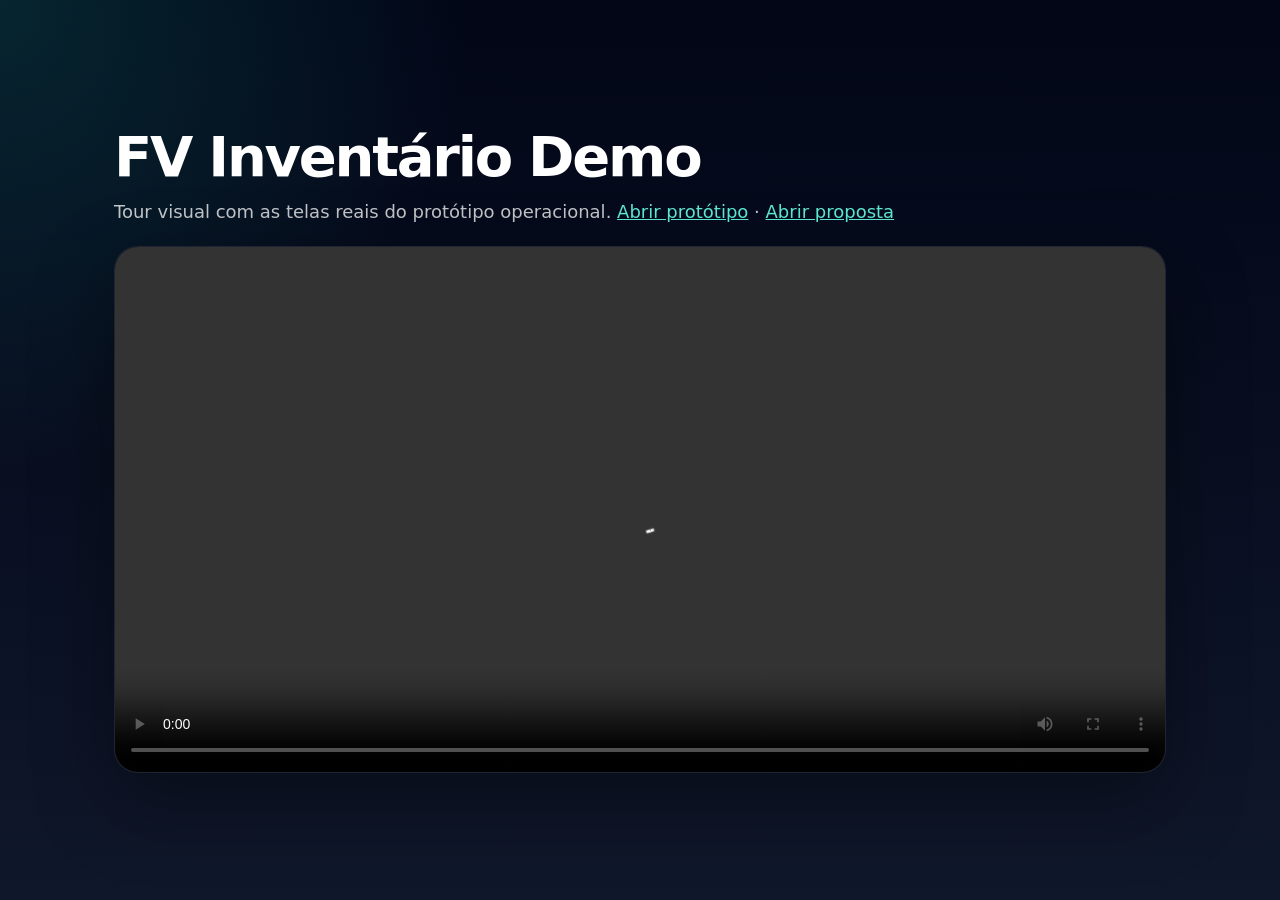
<file: demo/index.html>
<!doctype html>
<html lang="pt-BR">
  <head>
    <meta charset="UTF-8" />
    <meta name="viewport" content="width=device-width, initial-scale=1.0" />
    <title>FV Inventário Demo</title>
    <style>
      :root { color-scheme: dark; }
      * { box-sizing: border-box; }
      body {
        margin: 0;
        min-height: 100vh;
        display: grid;
        place-items: center;
        background:
          radial-gradient(circle at top left, rgba(15,118,110,.28), transparent 30%),
          linear-gradient(180deg, #020617 0%, #0f172a 100%);
        color: white;
        font-family: Inter, system-ui, sans-serif;
      }
      main {
        width: min(1100px, calc(100vw - 32px));
        padding: 24px;
      }
      h1 {
        margin: 0 0 12px;
        font-size: clamp(32px, 5vw, 56px);
        letter-spacing: -0.04em;
      }
      p {
        margin: 0 0 24px;
        color: rgba(255,255,255,.76);
        font-size: 18px;
      }
      video {
        width: 100%;
        border-radius: 24px;
        border: 1px solid rgba(255,255,255,.12);
        box-shadow: 0 28px 80px rgba(0,0,0,.38);
        background: #020617;
      }
      a { color: #5eead4; }
    </style>
  </head>
  <body>
    <main>
      <h1>FV Inventário Demo</h1>
      <p>Tour visual com as telas reais do protótipo operacional. <a href="../">Abrir protótipo</a> · <a href="../proposta/">Abrir proposta</a></p>
      <video controls preload="metadata" src="../media/gear-guardian-demo.mp4"></video>
    </main>
  </body>
</html>
</file>
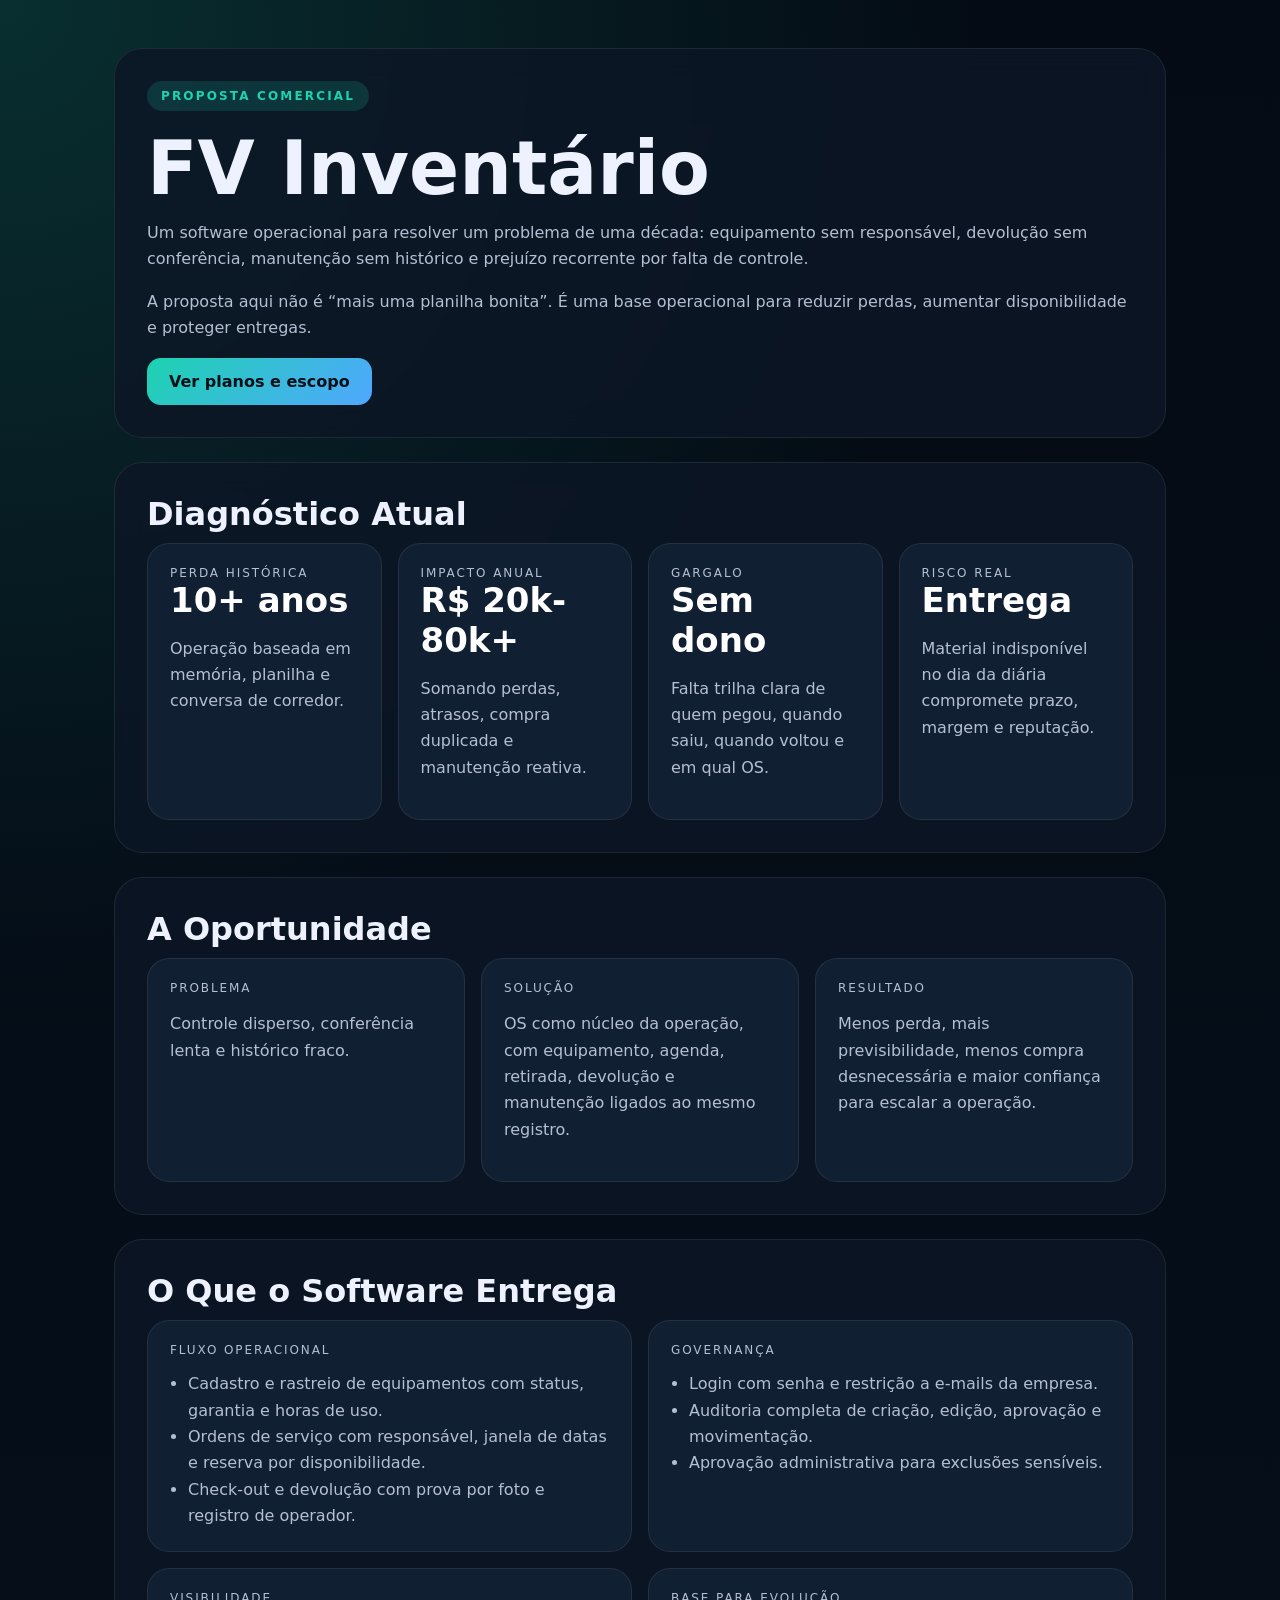
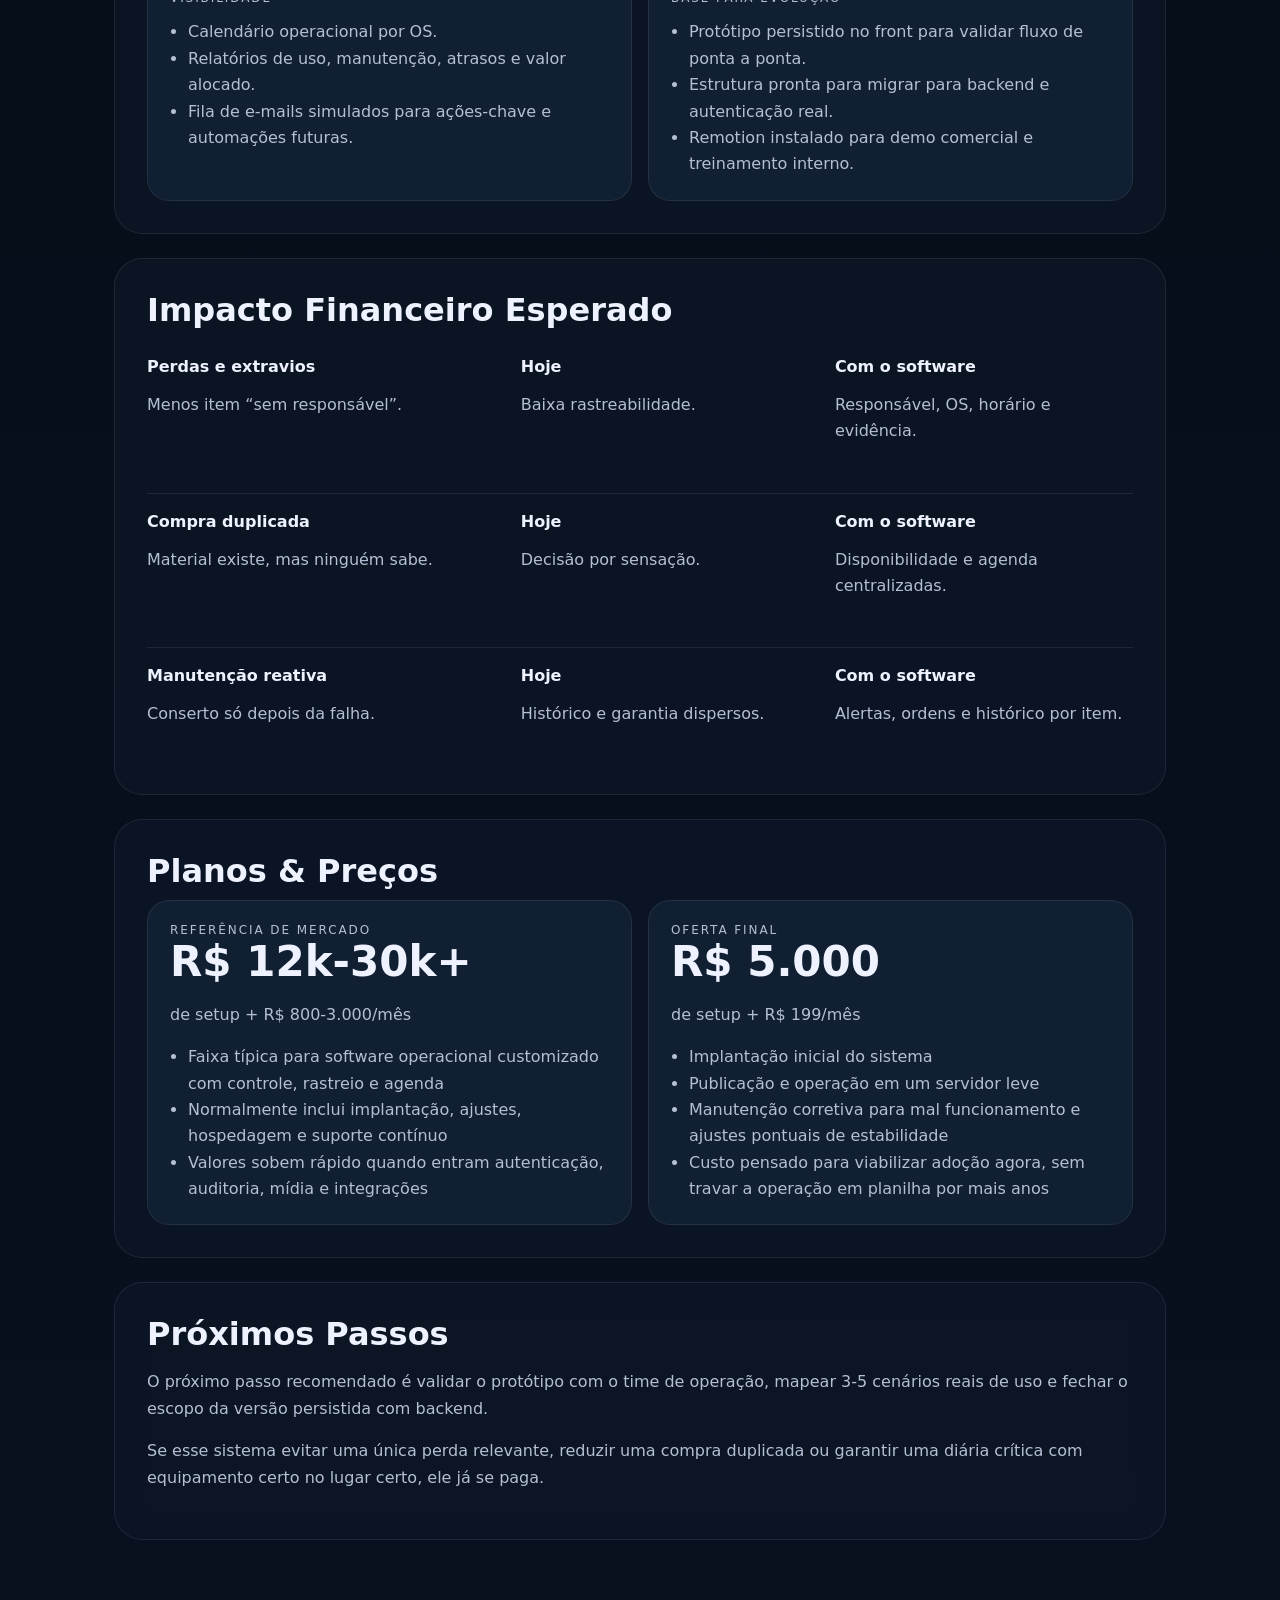
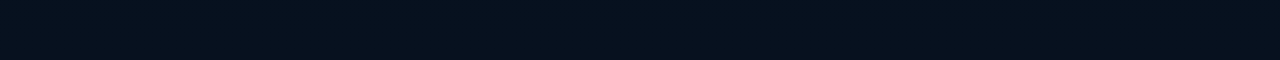
<file: proposta/index.html>
<!doctype html>
<html lang="pt-BR">
  <head>
    <meta charset="utf-8" />
    <meta name="viewport" content="width=device-width, initial-scale=1" />
    <title>Proposta · FV Inventário</title>
    <style>
      :root {
        --bg: #07111f;
        --panel: #0d1727;
        --card: #111f33;
        --line: rgba(255, 255, 255, 0.08);
        --text: #eef2ff;
        --muted: #b5bfd3;
        --brand: #1dd3b0;
        --brand-2: #50a7ff;
      }
      * { box-sizing: border-box; }
      body {
        margin: 0;
        font-family: Inter, system-ui, sans-serif;
        background:
          radial-gradient(circle at top left, rgba(29, 211, 176, 0.18), transparent 28%),
          linear-gradient(180deg, #040b14, var(--bg));
        color: var(--text);
      }
      .wrap { max-width: 1100px; margin: 0 auto; padding: 48px 24px 96px; }
      .hero, .section, .pricing {
        background: rgba(13, 23, 39, 0.82);
        border: 1px solid var(--line);
        border-radius: 28px;
        padding: 32px;
        margin-bottom: 24px;
        backdrop-filter: blur(14px);
      }
      .eyebrow {
        display: inline-block;
        padding: 8px 14px;
        border-radius: 999px;
        background: rgba(29, 211, 176, 0.16);
        color: var(--brand);
        text-transform: uppercase;
        letter-spacing: .18em;
        font-size: 12px;
        font-weight: 700;
      }
      h1 { font-size: clamp(42px, 6vw, 74px); line-height: .96; margin: 22px 0 16px; }
      h2 { font-size: 32px; margin: 0 0 10px; }
      p, li { color: var(--muted); line-height: 1.65; }
      .grid { display: grid; gap: 16px; }
      .grid.cols-4 { grid-template-columns: repeat(4, minmax(0, 1fr)); }
      .grid.cols-3 { grid-template-columns: repeat(3, minmax(0, 1fr)); }
      .grid.cols-2 { grid-template-columns: repeat(2, minmax(0, 1fr)); }
      .card {
        background: var(--card);
        border: 1px solid var(--line);
        border-radius: 22px;
        padding: 22px;
      }
      .metric { font-size: 34px; font-weight: 800; color: white; }
      .muted-label {
        font-size: 12px;
        letter-spacing: .16em;
        text-transform: uppercase;
        color: var(--muted);
      }
      .price {
        font-size: 42px;
        font-weight: 800;
      }
      ul { margin: 14px 0 0; padding-left: 18px; }
      .cta {
        display: inline-flex;
        align-items: center;
        gap: 10px;
        padding: 14px 22px;
        border-radius: 14px;
        background: linear-gradient(135deg, var(--brand), var(--brand-2));
        color: #021018;
        text-decoration: none;
        font-weight: 800;
      }
      .table-like { display: grid; gap: 14px; }
      .table-row {
        display: grid;
        grid-template-columns: 1.2fr 1fr 1fr;
        gap: 16px;
        padding: 18px 0;
        border-top: 1px solid var(--line);
      }
      .table-row:first-child { border-top: 0; }
      @media (max-width: 900px) {
        .grid.cols-4, .grid.cols-3, .grid.cols-2, .table-row {
          grid-template-columns: 1fr;
        }
      }
    </style>
  </head>
  <body>
    <main class="wrap">
      <section class="hero">
        <span class="eyebrow">Proposta comercial</span>
        <h1>FV Inventário</h1>
        <p>
          Um software operacional para resolver um problema de uma década:
          equipamento sem responsável, devolução sem conferência, manutenção sem histórico
          e prejuízo recorrente por falta de controle.
        </p>
        <p>
          A proposta aqui não é “mais uma planilha bonita”. É uma base operacional para reduzir
          perdas, aumentar disponibilidade e proteger entregas.
        </p>
        <a class="cta" href="#planos">Ver planos e escopo</a>
      </section>

      <section class="section">
        <h2>Diagnóstico Atual</h2>
        <div class="grid cols-4">
          <div class="card">
            <div class="muted-label">Perda histórica</div>
            <div class="metric">10+ anos</div>
            <p>Operação baseada em memória, planilha e conversa de corredor.</p>
          </div>
          <div class="card">
            <div class="muted-label">Impacto anual</div>
            <div class="metric">R$ 20k-80k+</div>
            <p>Somando perdas, atrasos, compra duplicada e manutenção reativa.</p>
          </div>
          <div class="card">
            <div class="muted-label">Gargalo</div>
            <div class="metric">Sem dono</div>
            <p>Falta trilha clara de quem pegou, quando saiu, quando voltou e em qual OS.</p>
          </div>
          <div class="card">
            <div class="muted-label">Risco real</div>
            <div class="metric">Entrega</div>
            <p>Material indisponível no dia da diária compromete prazo, margem e reputação.</p>
          </div>
        </div>
      </section>

      <section class="section">
        <h2>A Oportunidade</h2>
        <div class="grid cols-3">
          <div class="card">
            <div class="muted-label">Problema</div>
            <p>Controle disperso, conferência lenta e histórico fraco.</p>
          </div>
          <div class="card">
            <div class="muted-label">Solução</div>
            <p>OS como núcleo da operação, com equipamento, agenda, retirada, devolução e manutenção ligados ao mesmo registro.</p>
          </div>
          <div class="card">
            <div class="muted-label">Resultado</div>
            <p>Menos perda, mais previsibilidade, menos compra desnecessária e maior confiança para escalar a operação.</p>
          </div>
        </div>
      </section>

      <section class="section">
        <h2>O Que o Software Entrega</h2>
        <div class="grid cols-2">
          <div class="card">
            <div class="muted-label">Fluxo operacional</div>
            <ul>
              <li>Cadastro e rastreio de equipamentos com status, garantia e horas de uso.</li>
              <li>Ordens de serviço com responsável, janela de datas e reserva por disponibilidade.</li>
              <li>Check-out e devolução com prova por foto e registro de operador.</li>
            </ul>
          </div>
          <div class="card">
            <div class="muted-label">Governança</div>
            <ul>
              <li>Login com senha e restrição a e-mails da empresa.</li>
              <li>Auditoria completa de criação, edição, aprovação e movimentação.</li>
              <li>Aprovação administrativa para exclusões sensíveis.</li>
            </ul>
          </div>
          <div class="card">
            <div class="muted-label">Visibilidade</div>
            <ul>
              <li>Calendário operacional por OS.</li>
              <li>Relatórios de uso, manutenção, atrasos e valor alocado.</li>
              <li>Fila de e-mails simulados para ações-chave e automações futuras.</li>
            </ul>
          </div>
          <div class="card">
            <div class="muted-label">Base para evolução</div>
            <ul>
              <li>Protótipo persistido no front para validar fluxo de ponta a ponta.</li>
              <li>Estrutura pronta para migrar para backend e autenticação real.</li>
              <li>Remotion instalado para demo comercial e treinamento interno.</li>
            </ul>
          </div>
        </div>
      </section>

      <section class="section">
        <h2>Impacto Financeiro Esperado</h2>
        <div class="table-like">
          <div class="table-row">
            <div><strong>Perdas e extravios</strong><p>Menos item “sem responsável”.</p></div>
            <div><strong>Hoje</strong><p>Baixa rastreabilidade.</p></div>
            <div><strong>Com o software</strong><p>Responsável, OS, horário e evidência.</p></div>
          </div>
          <div class="table-row">
            <div><strong>Compra duplicada</strong><p>Material existe, mas ninguém sabe.</p></div>
            <div><strong>Hoje</strong><p>Decisão por sensação.</p></div>
            <div><strong>Com o software</strong><p>Disponibilidade e agenda centralizadas.</p></div>
          </div>
          <div class="table-row">
            <div><strong>Manutenção reativa</strong><p>Conserto só depois da falha.</p></div>
            <div><strong>Hoje</strong><p>Histórico e garantia dispersos.</p></div>
            <div><strong>Com o software</strong><p>Alertas, ordens e histórico por item.</p></div>
          </div>
        </div>
      </section>

      <section class="pricing" id="planos">
        <h2>Planos & Preços</h2>
        <div class="grid cols-2">
          <div class="card">
            <div class="muted-label">Referência de mercado</div>
            <div class="price">R$ 12k-30k+</div>
            <p>de setup + R$ 800-3.000/mês</p>
            <ul>
              <li>Faixa típica para software operacional customizado com controle, rastreio e agenda</li>
              <li>Normalmente inclui implantação, ajustes, hospedagem e suporte contínuo</li>
              <li>Valores sobem rápido quando entram autenticação, auditoria, mídia e integrações</li>
            </ul>
          </div>
          <div class="card">
            <div class="muted-label">Oferta final</div>
            <div class="price">R$ 5.000</div>
            <p>de setup + R$ 199/mês</p>
            <ul>
              <li>Implantação inicial do sistema</li>
              <li>Publicação e operação em um servidor leve</li>
              <li>Manutenção corretiva para mal funcionamento e ajustes pontuais de estabilidade</li>
              <li>Custo pensado para viabilizar adoção agora, sem travar a operação em planilha por mais anos</li>
            </ul>
          </div>
        </div>
      </section>

      <section class="section">
        <h2>Próximos Passos</h2>
        <p>
          O próximo passo recomendado é validar o protótipo com o time de operação,
          mapear 3-5 cenários reais de uso e fechar o escopo da versão persistida com backend.
        </p>
        <p>
          Se esse sistema evitar uma única perda relevante, reduzir uma compra duplicada
          ou garantir uma diária crítica com equipamento certo no lugar certo, ele já se paga.
        </p>
      </section>
    </main>
  </body>
</html>
</file>
